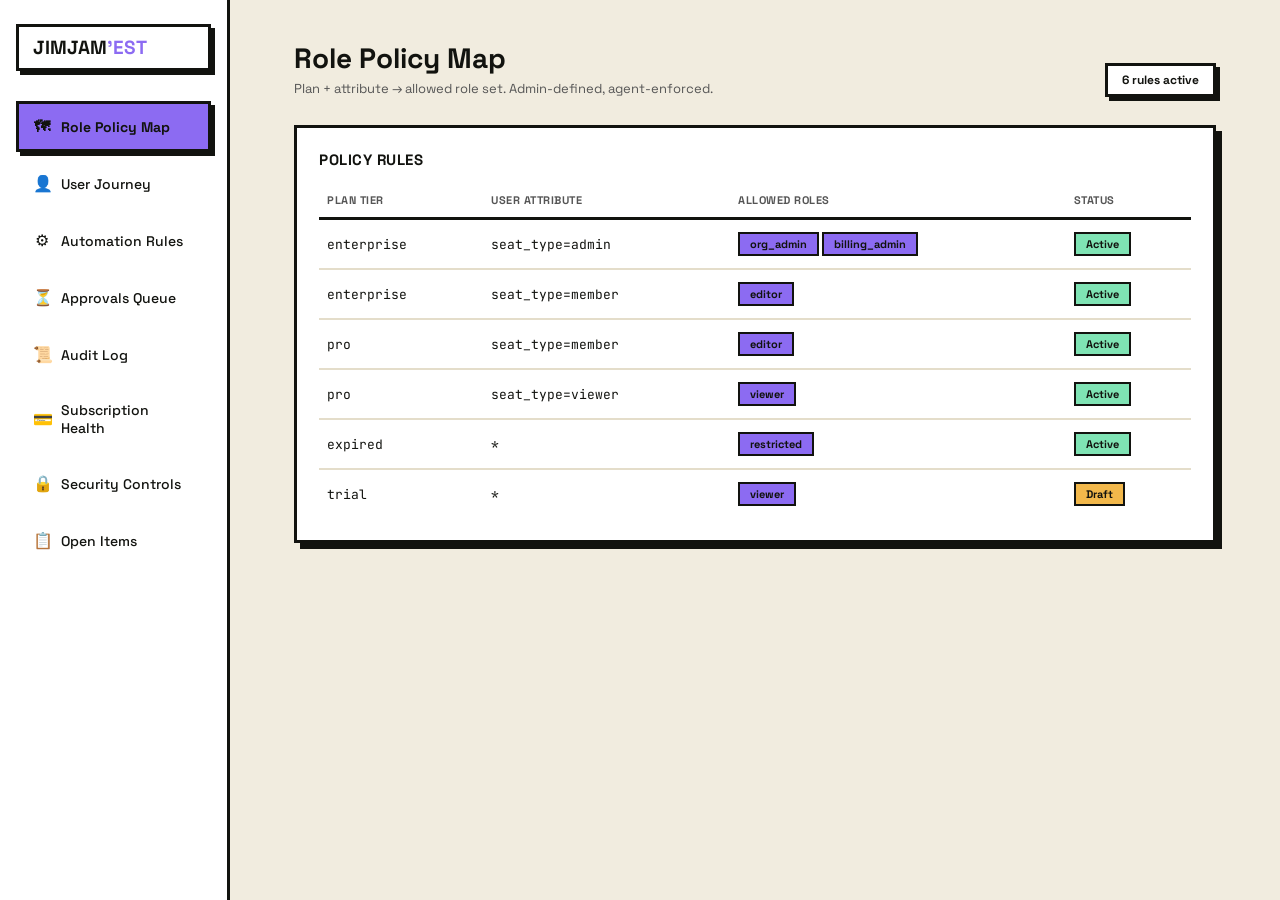
<file: jimjamest-admin-dashboards.html>
<!DOCTYPE html>
<html lang="en">
<head>
<meta charset="UTF-8">
<title>JIMJAM'EST — Admin Console</title>
<style>
@import url('https://fonts.googleapis.com/css2?family=Space+Grotesk:wght@400;500;700&family=JetBrains+Mono:wght@400;500;700&display=swap');

:root{
  --cream:#F1ECDF; --ink:#12130F; --purple:#8C6BF2; --purple-dark:#6C4FD6;
  --mint:#7FE3B4; --coral:#F26B5E; --amber:#F2B84B; --white:#FFFFFF;
  --shadow:6px 6px 0 var(--ink); --shadow-sm:4px 4px 0 var(--ink);
}
*{box-sizing:border-box; margin:0; padding:0;}
body{ background:var(--cream); font-family:'Space Grotesk',sans-serif; color:var(--ink); display:flex; min-height:100vh; }
.mono{ font-family:'JetBrains Mono',monospace; }

/* sidebar */
.sidebar{
  width:230px; background:var(--white); border-right:3px solid var(--ink);
  padding:24px 16px; display:flex; flex-direction:column; gap:6px; position:sticky; top:0; height:100vh;
}
.logo{ font-weight:700; font-size:19px; border:3px solid var(--ink); padding:8px 14px; box-shadow:var(--shadow-sm); margin-bottom:24px; }
.logo span{ color:var(--purple); }
.navitem{
  padding:12px 14px; border:3px solid transparent; cursor:pointer; font-weight:500; font-size:14px;
  display:flex; align-items:center; gap:10px; transition:.15s;
}
.navitem:hover{ background:var(--cream); }
.navitem.active{ background:var(--purple); border-color:var(--ink); box-shadow:var(--shadow-sm); font-weight:700; }
.navicon{ font-size:16px; width:18px; text-align:center; }

/* main */
.main{ flex:1; padding:40px 5vw; max-width:1200px; }
.screen{ display:none; }
.screen.active{ display:block; animation:fadeUp .4s ease forwards; }
@keyframes fadeUp{ from{opacity:0; transform:translateY(14px);} to{opacity:1; transform:translateY(0);} }

.pagehead{ display:flex; justify-content:space-between; align-items:flex-end; margin-bottom:28px; }
.pagehead h1{ font-size:28px; }
.pagehead p{ font-size:13px; color:#555; margin-top:4px; }
.pill{ border:3px solid var(--ink); background:var(--white); padding:6px 14px; font-size:12px; font-weight:700; box-shadow:var(--shadow-sm); }

.card{ background:var(--white); border:3px solid var(--ink); box-shadow:var(--shadow); padding:22px; margin-bottom:22px; }
.card h3{ font-size:15px; margin-bottom:14px; text-transform:uppercase; letter-spacing:.5px; }

/* table */
table{ width:100%; border-collapse:collapse; font-size:13px; }
th{ text-align:left; padding:10px 8px; border-bottom:3px solid var(--ink); text-transform:uppercase; font-size:11px; letter-spacing:.5px; color:#555; }
td{ padding:12px 8px; border-bottom:2px solid #e4ddca; }
tr:last-child td{ border-bottom:none; }
.tag{ border:2px solid var(--ink); padding:3px 10px; font-size:11px; font-weight:700; display:inline-block; }
.tag.mint{ background:var(--mint); } .tag.coral{ background:var(--coral); color:white; }
.tag.amber{ background:var(--amber); } .tag.purple{ background:var(--purple); }

/* toggle */
.toggle-row{ display:flex; justify-content:space-between; align-items:center; padding:14px 0; border-bottom:2px solid #e4ddca; }
.toggle-row:last-child{ border-bottom:none; }
.toggle-row div b{ display:block; font-size:14px; }
.toggle-row div span{ font-size:12px; color:#666; }
.switch{ width:52px; height:28px; border:3px solid var(--ink); background:var(--white); position:relative; cursor:pointer; flex-shrink:0; }
.switch.on{ background:var(--mint); }
.switch::after{ content:''; position:absolute; top:2px; left:2px; width:18px; height:18px; background:var(--ink); transition:.2s; }
.switch.on::after{ left:26px; }

/* approval cards */
.approval-card{ border:3px solid var(--ink); background:var(--cream); padding:16px; margin-bottom:14px; display:flex; justify-content:space-between; align-items:center; }
.approval-card .info b{ display:block; font-size:14px; }
.approval-card .info span{ font-size:12px; color:#555; font-family:'JetBrains Mono',monospace; }
.approval-actions{ display:flex; gap:8px; }
.btn{ border:3px solid var(--ink); padding:8px 16px; font-weight:700; font-size:12px; cursor:pointer; background:var(--white); }
.btn.approve{ background:var(--mint); }
.btn.reject{ background:var(--coral); color:white; }
.btn:active{ transform:translate(3px,3px); box-shadow:none; }

/* stat grid */
.statgrid{ display:grid; grid-template-columns:repeat(4,1fr); gap:20px; margin-bottom:22px; }
.statbox{ background:var(--white); border:3px solid var(--ink); box-shadow:var(--shadow-sm); padding:18px; }
.statbox span{ font-size:11px; text-transform:uppercase; color:#666; font-weight:700; }
.statbox b{ font-size:26px; display:block; margin-top:4px; }
.statbox.warn b{ color:var(--coral); }
.bartrack{ height:10px; border:2px solid var(--ink); background:white; margin-top:10px; }
.barfill{ height:100%; background:var(--purple); }

/* funnel */
.funnel{ display:flex; flex-direction:column; gap:10px; }
.funnel-step{ display:flex; align-items:center; gap:14px; }
.funnel-label{ width:170px; font-size:13px; font-weight:700; flex-shrink:0; }
.funnel-bar-wrap{ flex:1; height:32px; border:3px solid var(--ink); background:var(--white); position:relative; }
.funnel-bar{ height:100%; background:var(--mint); display:flex; align-items:center; justify-content:flex-end; padding-right:10px; font-family:'JetBrains Mono',monospace; font-size:12px; font-weight:700; }
.funnel-bar.drop{ background:var(--coral); color:white; }
.funnel-count{ width:60px; text-align:right; font-family:'JetBrains Mono',monospace; font-size:13px; font-weight:700; }

/* activity timeline */
.tl{ display:flex; flex-direction:column; }
.tl-row{ display:flex; gap:14px; padding:10px 0; border-bottom:2px solid #e4ddca; align-items:center; }
.tl-row:last-child{ border-bottom:none; }
.tl-dot{ width:12px; height:12px; border:2px solid var(--ink); flex-shrink:0; }
.tl-dot.login{ background:var(--purple); }
.tl-dot.action{ background:var(--mint); }
.tl-dot.drop{ background:var(--coral); }
.tl-time{ width:70px; font-family:'JetBrains Mono',monospace; font-size:12px; color:#666; flex-shrink:0; }
.tl-text{ font-size:13px; flex:1; }
.tl-user{ font-family:'JetBrains Mono',monospace; font-size:11px; color:#666; width:100px; text-align:right; flex-shrink:0; }

/* open items backlog */
.oi-group{ margin-bottom:22px; }
.oi-group-head{ display:flex; align-items:center; gap:10px; margin-bottom:10px; }
.oi-group-head .tag{ margin:0; }
.oi-doc{ font-family:'JetBrains Mono',monospace; font-size:12px; color:#666; }
.oi-item{ border:3px solid var(--ink); background:var(--white); padding:12px 16px; margin-bottom:8px; font-size:13px; display:flex; justify-content:space-between; align-items:center; gap:12px; }
.oi-item span.oi-text{ flex:1; }

@media(max-width:900px){ .sidebar{display:none;} .statgrid{grid-template-columns:1fr 1fr;} }
</style>
</head>
<body>

<div class="sidebar">
  <div class="logo">JIMJAM<span>'EST</span></div>
  <div class="navitem active" data-screen="policy"><span class="navicon">🗺</span>Role Policy Map</div>
  <div class="navitem" data-screen="journey"><span class="navicon">👤</span>User Journey</div>
  <div class="navitem" data-screen="rules"><span class="navicon">⚙</span>Automation Rules</div>
  <div class="navitem" data-screen="approvals"><span class="navicon">⏳</span>Approvals Queue</div>
  <div class="navitem" data-screen="audit"><span class="navicon">📜</span>Audit Log</div>
  <div class="navitem" data-screen="health"><span class="navicon">💳</span>Subscription Health</div>
  <div class="navitem" data-screen="security"><span class="navicon">🔒</span>Security Controls</div>
  <div class="navitem" data-screen="openitems"><span class="navicon">📋</span>Open Items</div>
</div>

<div class="main">

  <!-- ROLE POLICY MAP -->
  <div class="screen active" id="policy">
    <div class="pagehead">
      <div><h1>Role Policy Map</h1><p>Plan + attribute → allowed role set. Admin-defined, agent-enforced.</p></div>
      <div class="pill">6 rules active</div>
    </div>
    <div class="card">
      <h3>Policy Rules</h3>
      <table>
        <tr><th>Plan Tier</th><th>User Attribute</th><th>Allowed Roles</th><th>Status</th></tr>
        <tr><td class="mono">enterprise</td><td class="mono">seat_type=admin</td><td><span class="tag purple">org_admin</span> <span class="tag purple">billing_admin</span></td><td><span class="tag mint">Active</span></td></tr>
        <tr><td class="mono">enterprise</td><td class="mono">seat_type=member</td><td><span class="tag purple">editor</span></td><td><span class="tag mint">Active</span></td></tr>
        <tr><td class="mono">pro</td><td class="mono">seat_type=member</td><td><span class="tag purple">editor</span></td><td><span class="tag mint">Active</span></td></tr>
        <tr><td class="mono">pro</td><td class="mono">seat_type=viewer</td><td><span class="tag purple">viewer</span></td><td><span class="tag mint">Active</span></td></tr>
        <tr><td class="mono">expired</td><td class="mono">*</td><td><span class="tag purple">restricted</span></td><td><span class="tag mint">Active</span></td></tr>
        <tr><td class="mono">trial</td><td class="mono">*</td><td><span class="tag purple">viewer</span></td><td><span class="tag amber">Draft</span></td></tr>
      </table>
    </div>
  </div>

  <!-- USER JOURNEY -->
  <div class="screen" id="journey">
    <div class="pagehead">
      <div><h1>User Journey</h1><p>From login (identity/token) through operational activity (agents, workflows).</p></div>
      <div class="pill">Last 24h</div>
    </div>

    <div class="statgrid">
      <div class="statbox"><span>Logins (24h)</span><b>1,842</b></div>
      <div class="statbox"><span>Reached Dashboard</span><b>1,701</b></div>
      <div class="statbox"><span>Ran an Agent</span><b>963</b></div>
      <div class="statbox warn"><span>Dropped at Auth/MFA</span><b>92</b></div>
    </div>

    <div class="card">
      <h3>Login → Operational Funnel</h3>
      <div class="funnel">
        <div class="funnel-step">
          <div class="funnel-label">Token issued</div>
          <div class="funnel-bar-wrap"><div class="funnel-bar" style="width:100%">1,842</div></div>
          <div class="funnel-count">100%</div>
        </div>
        <div class="funnel-step">
          <div class="funnel-label">MFA / SSO passed</div>
          <div class="funnel-bar-wrap"><div class="funnel-bar" style="width:95%">1,750</div></div>
          <div class="funnel-count">95%</div>
        </div>
        <div class="funnel-step">
          <div class="funnel-label">Entitlement check ok</div>
          <div class="funnel-bar-wrap"><div class="funnel-bar" style="width:92%">1,701</div></div>
          <div class="funnel-count">92%</div>
        </div>
        <div class="funnel-step">
          <div class="funnel-label">Reached console</div>
          <div class="funnel-bar-wrap"><div class="funnel-bar" style="width:92%">1,701</div></div>
          <div class="funnel-count">92%</div>
        </div>
        <div class="funnel-step">
          <div class="funnel-label">Ran ≥1 agent</div>
          <div class="funnel-bar-wrap"><div class="funnel-bar" style="width:52%">963</div></div>
          <div class="funnel-count">52%</div>
        </div>
        <div class="funnel-step">
          <div class="funnel-label">Restricted (expired)</div>
          <div class="funnel-bar-wrap"><div class="funnel-bar drop" style="width:5%">92</div></div>
          <div class="funnel-count">5%</div>
        </div>
      </div>
    </div>

    <div class="card">
      <h3>Per-User Activity</h3>
      <table>
        <tr><th>User</th><th>Org</th><th>Last Login</th><th>Session Length</th><th>Agents Run</th><th>Status</th></tr>
        <tr><td class="mono">user_1183</td><td>Acme Corp</td><td class="mono">08:41</td><td class="mono">34m</td><td>3</td><td><span class="tag mint">Active</span></td></tr>
        <tr><td class="mono">user_2291</td><td>Nubex Labs</td><td class="mono">09:02</td><td class="mono">12m</td><td>0</td><td><span class="tag amber">Idle</span></td></tr>
        <tr><td class="mono">user_4471</td><td>Solace Health</td><td class="mono">07:58</td><td class="mono">1h 12m</td><td>9</td><td><span class="tag mint">Active</span></td></tr>
        <tr><td class="mono">user_5502</td><td>Fieldstone</td><td class="mono">06:15</td><td class="mono">—</td><td>0</td><td><span class="tag coral">Restricted</span></td></tr>
      </table>
    </div>

    <div class="card">
      <h3>Live Activity Timeline</h3>
      <div class="tl">
        <div class="tl-row"><div class="tl-dot login"></div><div class="tl-time mono">09:14:02</div><div class="tl-text">Logged in via SSO — MFA passed</div><div class="tl-user">user_2291</div></div>
        <div class="tl-row"><div class="tl-dot action"></div><div class="tl-time mono">09:12:47</div><div class="tl-text">Ran Support Triage Agent — completed</div><div class="tl-user">user_4471</div></div>
        <div class="tl-row"><div class="tl-dot drop"></div><div class="tl-time mono">09:09:31</div><div class="tl-text">Restricted — subscription expired</div><div class="tl-user">user_5502</div></div>
        <div class="tl-row"><div class="tl-dot action"></div><div class="tl-time mono">09:06:18</div><div class="tl-text">Started Lead Follow-up workflow</div><div class="tl-user">user_1183</div></div>
        <div class="tl-row"><div class="tl-dot login"></div><div class="tl-time mono">08:59:55</div><div class="tl-text">Logged in — token issued, entitlement synced</div><div class="tl-user">user_1183</div></div>
      </div>
    </div>
  </div>

  <!-- OPEN ITEMS -->
  <div class="screen" id="openitems">
    <div class="pagehead">
      <div><h1>Open Items</h1><p>Every unresolved question across the workspace, pulled into one backlog.</p></div>
      <div class="pill">12 open</div>
    </div>

    <div class="card">
      <div class="oi-group">
        <div class="oi-group-head"><span class="tag purple">business_context.md</span></div>
        <div class="oi-item"><span class="oi-text">Exact pricing model (usage-based, per-agent, per-seat?)</span></div>
        <div class="oi-item"><span class="oi-text">Which LLM providers/models are supported under the hood</span></div>
        <div class="oi-item"><span class="oi-text">Compliance targets (SOC 2, HIPAA, GDPR) — relevant given Support may touch PII</span></div>
        <div class="oi-item"><span class="oi-text">Primary competitors and differentiation points</span></div>
        <div class="oi-item"><span class="oi-text">First 3 reference customers / design partners</span></div>
      </div>

      <div class="oi-group">
        <div class="oi-group-head"><span class="tag purple">architecture.md</span></div>
        <div class="oi-item"><span class="oi-text">Message broker/event bus technology (Kafka, SQS, NATS, etc.)</span></div>
        <div class="oi-item"><span class="oi-text">Retry/backoff policy specifics (max attempts, backoff curve)</span></div>
        <div class="oi-item"><span class="oi-text">Containment node isolation mechanism (containers? VMs? language-level?)</span></div>
        <div class="oi-item"><span class="oi-text">Voice input — STT provider, in scope for v1 or later?</span></div>
        <div class="oi-item"><span class="oi-text">Data residency requirements for Scientific Datasets & Search</span></div>
      </div>

      <div class="oi-group">
        <div class="oi-group-head"><span class="tag purple">entitlement-role-sync-policy.md</span></div>
        <div class="oi-item"><span class="oi-text">Should token refresh failures trigger immediate restrict-to-lowest-tier, or a grace period first?</span></div>
      </div>

      <div class="oi-group">
        <div class="oi-group-head"><span class="tag purple">security-architecture.md</span></div>
        <div class="oi-item"><span class="oi-text">Confidential computing/enclaves — v1 requirement or later hardening step?</span></div>
      </div>

      <div class="oi-group">
        <div class="oi-group-head"><span class="tag purple">service-architecture.md</span></div>
        <div class="oi-item"><span class="oi-text">Does native-compute-service need any durable config, or can it be fully stateless?</span></div>
        <div class="oi-item"><span class="oi-text">Async native-compute retry/timeout policy — reuse the Event-Driven Backbone's retry/dead-letter pattern?</span></div>
        <div class="oi-item"><span class="oi-text">Where does policy-service's compiled Rego bundle live, and how is it versioned/deployed?</span></div>
        <div class="oi-item"><span class="oi-text">Internal networking — service mesh (mTLS) or private-network-only for v1?</span></div>
      </div>

      <div class="oi-group">
        <div class="oi-group-head"><span class="tag coral">design / marketing</span></div>
        <div class="oi-item"><span class="oi-text">marketing-site/main.js — referenced by index.html but not yet built; site won't function without it</span></div>
      </div>
    </div>

    <div class="card">
      <h3>Resolved so far</h3>
      <table>
        <tr><th>Item</th><th>Resolution</th><th>Doc</th></tr>
        <tr><td>Soft-block CI governance</td><td>Fail-closed, no soft-pass path</td><td class="mono">security-architecture.md</td></tr>
        <tr><td>V1 drift detection cloud scope</td><td>Single-cloud first</td><td class="mono">security-architecture.md</td></tr>
        <tr><td>Product console vs. marketing site style</td><td>Intentionally distinct — not unified</td><td class="mono">README.md</td></tr>
        <tr><td>High-privilege role list</td><td>Platform-default list, configurable per org</td><td class="mono">entitlement-role-sync-policy.md</td></tr>
        <tr><td>Policy map versioning</td><td>Versioned; changes apply on next scheduled sync</td><td class="mono">entitlement-role-sync-policy.md</td></tr>
        <tr><td>Balance-depletion alert channel</td><td>Email + in-app default, webhook optional</td><td class="mono">entitlement-role-sync-policy.md</td></tr>
        <tr><td>SIEM routing for drift alerts</td><td>Configurable per org, not a fixed destination</td><td class="mono">security-architecture.md</td></tr>
      </table>
    </div>
  </div>

  <!-- AUTOMATION RULES -->
  <div class="screen" id="rules">
    <div class="pagehead">
      <div><h1>Automation Rules</h1><p>What the agent may auto-execute vs. what always requires approval.</p></div>
      <div class="pill">Entitlement-driven default</div>
    </div>
    <div class="card">
      <h3>Low-Risk (auto-execute)</h3>
      <div class="toggle-row"><div><b>Keep roles aligned to entitlements</b><span>Correct drift between current roles and policy map</span></div><div class="switch on"></div></div>
      <div class="toggle-row"><div><b>Auto-disable on balance depletion</b><span>Downgrade to restricted role set when subscription expires</span></div><div class="switch on"></div></div>
      <div class="toggle-row"><div><b>Feature gating enforcement</b><span>Turn off entitlement-gated features immediately on expiry</span></div><div class="switch on"></div></div>
    </div>
    <div class="card">
      <h3>High-Risk (approval required — cannot be toggled off)</h3>
      <div class="toggle-row"><div><b>Grant new high-privilege roles</b><span>Any role outside computed allowed_roles</span></div><div class="switch"></div></div>
      <div class="toggle-row"><div><b>Billing term changes</b><span>Plan changes, discounts, contract terms</span></div><div class="switch"></div></div>
      <div class="toggle-row"><div><b>Security policy overrides</b><span>SSO, MFA, token/automation settings</span></div><div class="switch"></div></div>
    </div>
  </div>

  <!-- APPROVALS QUEUE -->
  <div class="screen" id="approvals">
    <div class="pagehead">
      <div><h1>Approvals Queue</h1><p>Only transitions that would violate policy land here.</p></div>
      <div class="pill">3 pending</div>
    </div>
    <div class="approval-card">
      <div class="info"><b>Grant org_admin → user_2291</b><span>rule: exceeds plan=pro allowed_roles · queued 12m ago</span></div>
      <div class="approval-actions"><button class="btn approve">Approve</button><button class="btn reject">Reject</button></div>
    </div>
    <div class="approval-card">
      <div class="info"><b>Billing term change → Acme Corp</b><span>rule: billing_terms always require approval · queued 41m ago</span></div>
      <div class="approval-actions"><button class="btn approve">Approve</button><button class="btn reject">Reject</button></div>
    </div>
    <div class="approval-card">
      <div class="info"><b>Replay dead-lettered event #DE-8841</b><span>rule: security policy override · queued 2h ago</span></div>
      <div class="approval-actions"><button class="btn approve">Approve</button><button class="btn reject">Reject</button></div>
    </div>
  </div>

  <!-- AUDIT LOG -->
  <div class="screen" id="audit">
    <div class="pagehead">
      <div><h1>Audit Log</h1><p>Every agent decision and human approval, with reasoning.</p></div>
      <div class="pill">Live</div>
    </div>
    <div class="card">
      <table>
        <tr><th>Time</th><th>Actor</th><th>Action</th><th>Rule Matched</th><th>Result</th></tr>
        <tr><td class="mono">14:02:11</td><td>Agent</td><td>Revoked editor role — user_1183</td><td class="mono">entitlement_expired</td><td><span class="tag mint">Executed</span></td></tr>
        <tr><td class="mono">13:58:40</td><td>Agent</td><td>Synced roles — org_4471</td><td class="mono">plan=pro match</td><td><span class="tag mint">Executed</span></td></tr>
        <tr><td class="mono">13:40:02</td><td>Admin — R. Osei</td><td>Approved billing_admin grant</td><td class="mono">manual_override</td><td><span class="tag purple">Approved</span></td></tr>
        <tr><td class="mono">13:12:55</td><td>Agent</td><td>Queued org_admin grant — user_2291</td><td class="mono">exceeds allowed_roles</td><td><span class="tag amber">Queued</span></td></tr>
        <tr><td class="mono">12:47:19</td><td>Agent</td><td>Attempted role sync — token expired</td><td class="mono">token_invalid</td><td><span class="tag coral">Blocked</span></td></tr>
      </table>
    </div>
  </div>

  <!-- SUBSCRIPTION HEALTH -->
  <div class="screen" id="health">
    <div class="pagehead">
      <div><h1>Subscription Health</h1><p>Org-level balances, affected users, next sync runs.</p></div>
      <div class="pill">Next run: 47m</div>
    </div>
    <div class="statgrid">
      <div class="statbox"><span>Orgs Monitored</span><b>128</b></div>
      <div class="statbox warn"><span>Expiring &lt;7 days</span><b>9</b></div>
      <div class="statbox"><span>Auto-Restricted Today</span><b>4</b></div>
      <div class="statbox"><span>Sync Success Rate</span><b>99.2%</b></div>
    </div>
    <div class="card">
      <h3>Balance Watch</h3>
      <table>
        <tr><th>Org</th><th>Plan</th><th>Time Remaining</th><th>Usage</th></tr>
        <tr><td>Acme Corp</td><td class="mono">enterprise</td><td>212 days</td><td><div class="bartrack"><div class="barfill" style="width:34%"></div></div></td></tr>
        <tr><td>Nubex Labs</td><td class="mono">pro</td><td><span style="color:var(--coral); font-weight:700;">3 days</span></td><td><div class="bartrack"><div class="barfill" style="width:91%"></div></div></td></tr>
        <tr><td>Solace Health</td><td class="mono">pro</td><td>58 days</td><td><div class="bartrack"><div class="barfill" style="width:62%"></div></div></td></tr>
        <tr><td>Fieldstone</td><td class="mono">trial</td><td><span style="color:var(--coral); font-weight:700;">Expired</span></td><td><div class="bartrack"><div class="barfill" style="width:100%"></div></div></td></tr>
      </table>
    </div>
  </div>

  <!-- SECURITY CONTROLS -->
  <div class="screen" id="security">
    <div class="pagehead">
      <div><h1>Security Controls</h1><p>SSO, token behavior, and automation toggles.</p></div>
      <div class="pill">TLS 1.3 · AES-256</div>
    </div>
    <div class="card">
      <h3>Identity</h3>
      <div class="toggle-row"><div><b>SSO (OIDC/SAML) required</b><span>Admins and users authenticate via trusted IdP</span></div><div class="switch on"></div></div>
      <div class="toggle-row"><div><b>MFA enforced</b><span>Required for all admin-level accounts</span></div><div class="switch on"></div></div>
      <div class="toggle-row"><div><b>Short-lived platform tokens</b><span>Independent of SSO token lifetime</span></div><div class="switch on"></div></div>
    </div>
    <div class="card">
      <h3>Automation & Keys</h3>
      <div class="toggle-row"><div><b>Agent automation enabled</b><span>Master switch — disabling forces all actions to manual approval</span></div><div class="switch on"></div></div>
      <div class="toggle-row"><div><b>Customer-managed keys (CMK)</b><span>Required for sensitive_finance category resources</span></div><div class="switch on"></div></div>
      <div class="toggle-row"><div><b>Confidential computing / enclaves</b><span>Extra isolation for sensitive processing</span></div><div class="switch"></div></div>
    </div>
  </div>

</div>

<script>
document.querySelectorAll('.navitem').forEach(item => {
  item.addEventListener('click', () => {
    document.querySelectorAll('.navitem').forEach(i => i.classList.remove('active'));
    document.querySelectorAll('.screen').forEach(s => s.classList.remove('active'));
    item.classList.add('active');
    document.getElementById(item.dataset.screen).classList.add('active');
  });
});
document.querySelectorAll('.switch').forEach(sw => {
  sw.addEventListener('click', () => sw.classList.toggle('on'));
});
document.querySelectorAll('.approval-card .approve, .btn.approve').forEach(b => {});
document.querySelectorAll('.btn').forEach(btn => {
  btn.addEventListener('click', () => {
    if(btn.classList.contains('approve') || btn.classList.contains('reject')){
      btn.closest('.approval-card').style.opacity = '0.3';
      btn.closest('.approval-card').style.pointerEvents = 'none';
    }
  });
});
</script>

</body>
</html>
</file>
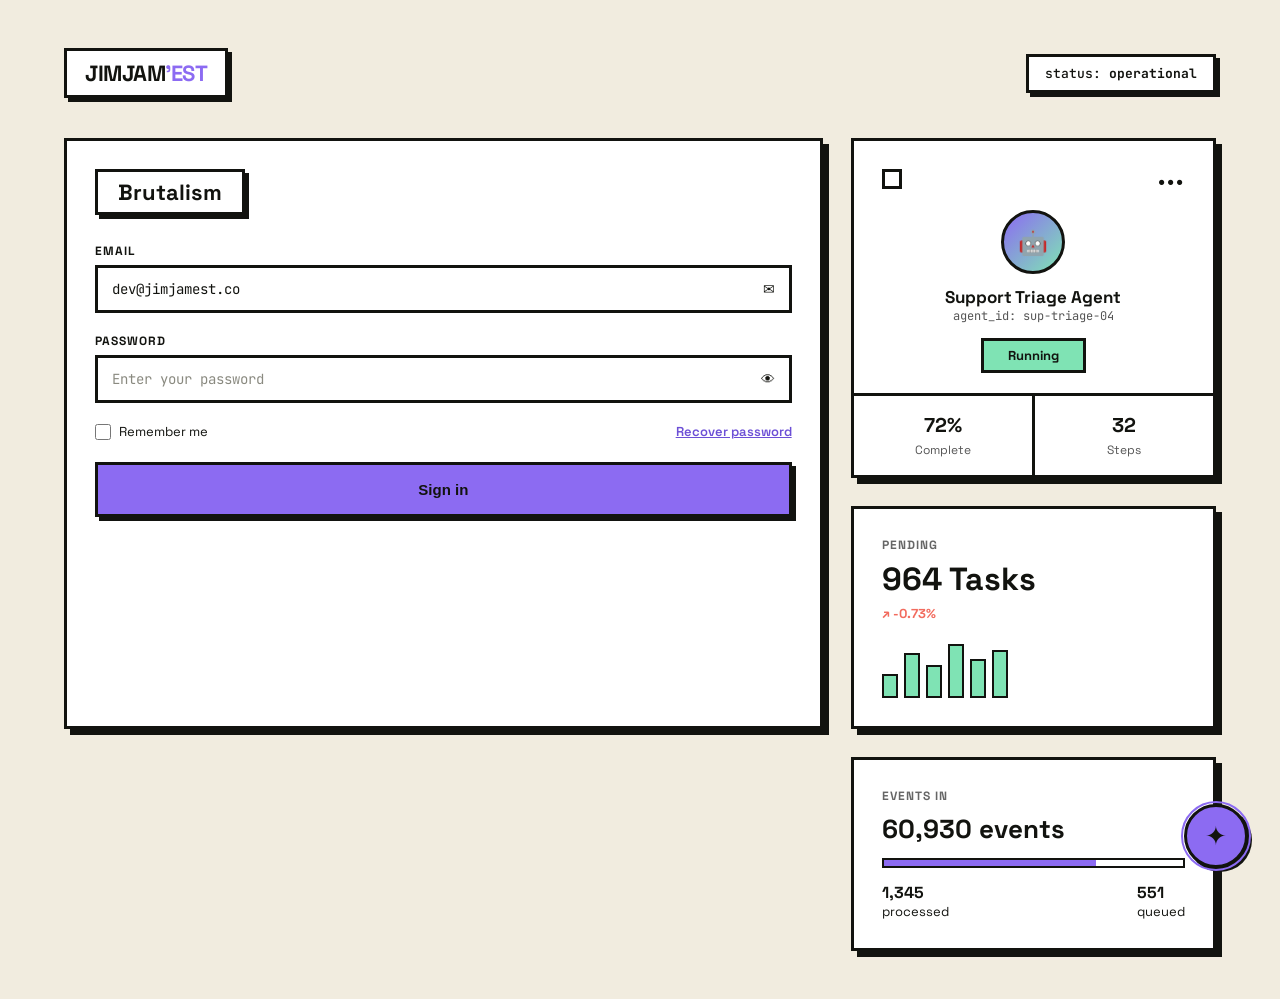
<file: jimjamest-ui-model.html>
<!DOCTYPE html>
<html lang="en">
<head>
<meta charset="UTF-8">
<title>JIMJAM'EST — Console</title>
<style>
@import url('https://fonts.googleapis.com/css2?family=Space+Grotesk:wght@400;500;700&family=JetBrains+Mono:wght@400;500;700&display=swap');

:root{
  --cream:#F1ECDF;
  --ink:#12130F;
  --purple:#8C6BF2;
  --purple-dark:#6C4FD6;
  --mint:#7FE3B4;
  --coral:#F26B5E;
  --white:#FFFFFF;
  --shadow: 6px 6px 0 var(--ink);
  --shadow-sm: 4px 4px 0 var(--ink);
}
*{box-sizing:border-box; margin:0; padding:0;}
body{
  background:var(--cream);
  font-family:'Space Grotesk', sans-serif;
  color:var(--ink);
  min-height:100vh;
  padding:48px 5vw;
  overflow-x:hidden;
}
.mono{font-family:'JetBrains Mono', monospace;}

/* header */
.topbar{
  display:flex; justify-content:space-between; align-items:center;
  margin-bottom:40px;
  opacity:0; animation: dropIn .5s ease forwards;
}
.logo{
  font-weight:700; font-size:22px; letter-spacing:-0.5px;
  border:3px solid var(--ink); background:var(--white);
  padding:8px 18px; box-shadow:var(--shadow-sm);
  display:inline-block;
}
.logo span{color:var(--purple);}
.pill{
  border:3px solid var(--ink); background:var(--white); padding:8px 16px;
  font-size:13px; font-weight:500; box-shadow:var(--shadow-sm);
}

/* layout grid — mirrors the reference: auth panel left, agent panels right */
.grid{
  display:grid;
  grid-template-columns: 1fr 1fr 1fr;
  grid-template-rows: auto auto;
  gap:28px;
  max-width:1180px;
  margin:0 auto;
}
.card{
  background:var(--white);
  border:3px solid var(--ink);
  box-shadow:var(--shadow);
  padding:28px;
  opacity:0;
  transform:translateY(24px);
  animation: riseIn .55s cubic-bezier(.2,.8,.2,1) forwards;
  transition: transform .15s ease, box-shadow .15s ease;
}
.card:hover{ transform:translateY(20px); box-shadow:8px 8px 0 var(--ink); }
.card:nth-child(1){grid-column:1 / span 2; grid-row:1 / span 2; animation-delay:.05s;}
.card:nth-child(2){grid-column:3; grid-row:1; animation-delay:.15s;}
.card:nth-child(3){grid-column:3; grid-row:2; animation-delay:.25s;}
.card.wide{grid-column:1 / span 2; animation-delay:.35s;}
.card.narrow{grid-column:3; animation-delay:.45s;}

@keyframes riseIn{ to{opacity:1; transform:translateY(0);} }
@keyframes dropIn{ to{opacity:1;} }

/* auth card */
.badge-brutal{
  display:inline-block; background:var(--white); border:3px solid var(--ink);
  padding:6px 20px; font-weight:700; font-size:22px; box-shadow:var(--shadow-sm);
  margin-bottom:28px;
}
label{ display:block; font-size:12px; font-weight:700; text-transform:uppercase; letter-spacing:1px; margin-bottom:6px;}
.field{
  display:flex; align-items:center; justify-content:space-between;
  border:3px solid var(--ink); padding:12px 14px; margin-bottom:20px; background:var(--white);
  font-family:'JetBrains Mono', monospace; font-size:14px;
}
.field input{
  border:none; outline:none; background:transparent; font-family:inherit; font-size:14px; width:100%;
  color:var(--ink);
}
.field input::placeholder{ color:#8a8a80; }
.row-between{ display:flex; justify-content:space-between; align-items:center; font-size:13px; margin-bottom:22px; }
.row-between a{ color:var(--purple-dark); text-decoration:underline; font-weight:600;}
.checkline{ display:flex; align-items:center; gap:8px; }
.checkline input{ width:16px; height:16px; accent-color:var(--purple); }
.btn-signin{
  width:100%; background:var(--purple); border:3px solid var(--ink); box-shadow:var(--shadow-sm);
  padding:16px; font-weight:700; font-size:15px; cursor:pointer; color:var(--ink);
  transition: transform .1s ease, box-shadow .1s ease;
}
.btn-signin:active{ transform:translate(4px,4px); box-shadow:none; }

/* agent profile card */
.agent-top{ display:flex; justify-content:space-between; align-items:flex-start; }
.checkbox-sq{ width:20px; height:20px; border:3px solid var(--ink); }
.dots{ font-weight:700; font-size:18px; letter-spacing:2px; }
.avatar{
  width:64px; height:64px; border-radius:50%; border:3px solid var(--ink);
  background:linear-gradient(135deg, var(--purple), var(--mint));
  display:flex; align-items:center; justify-content:center; margin:18px auto 12px;
  font-size:24px;
}
.agent-name{ text-align:center; font-weight:700; font-size:17px; }
.agent-sub{ text-align:center; font-family:'JetBrains Mono',monospace; font-size:12px; color:#555; margin-bottom:14px;}
.status-chip{
  display:block; margin:0 auto; width:fit-content; background:var(--mint); border:3px solid var(--ink);
  padding:6px 24px; font-weight:700; font-size:13px;
}
.stat-row{ display:flex; border-top:3px solid var(--ink); margin-top:20px; margin-left:-28px; margin-right:-28px; margin-bottom:-28px; }
.stat{ flex:1; text-align:center; padding:16px 0; }
.stat:first-child{ border-right:3px solid var(--ink); }
.stat b{ font-size:20px; display:block; }
.stat span{ font-size:12px; color:#555; }

/* task queue card */
.queue-label{ font-size:12px; font-weight:700; text-transform:uppercase; letter-spacing:1px; color:#666; }
.queue-num{ font-size:32px; font-weight:700; margin:6px 0; }
.queue-delta{ color:var(--coral); font-weight:700; font-size:13px; }
.bars{ display:flex; align-items:flex-end; gap:6px; height:60px; margin-top:16px; }
.bars div{ width:16px; background:var(--mint); border:2px solid var(--ink); }
.bars div:nth-child(1){height:40%;} .bars div:nth-child(2){height:75%;}
.bars div:nth-child(3){height:55%;} .bars div:nth-child(4){height:90%;}
.bars div:nth-child(5){height:65%;} .bars div:nth-child(6){height:80%;}

/* events processed card */
.eventtitle{ font-size:12px; font-weight:700; text-transform:uppercase; color:#666; letter-spacing:1px;}
.eventnum{ font-size:26px; font-weight:700; margin:8px 0 12px; }
.progress-track{ height:10px; border:2px solid var(--ink); background:var(--white); margin-bottom:14px; }
.progress-fill{ height:100%; background:var(--purple); width:0%; animation: fill 1.1s .6s ease forwards; }
@keyframes fill{ to{ width:71%; } }
.two-col{ display:flex; justify-content:space-between; font-size:13px; }
.two-col b{ display:block; font-size:16px; }

/* AI assistant launcher */
.ai-launcher{
  position:fixed; bottom:32px; right:32px; z-index:50;
  width:64px; height:64px; border-radius:50%;
  background:var(--purple); border:3px solid var(--ink); box-shadow:var(--shadow-sm);
  display:flex; align-items:center; justify-content:center; cursor:pointer;
  font-size:26px; transition: transform .15s ease;
}
.ai-launcher:hover{ transform:scale(1.08) rotate(-4deg); }
.ai-launcher .pulse{
  position:absolute; inset:-6px; border-radius:50%; border:2px solid var(--purple);
  animation: pulse 2s infinite;
}
@keyframes pulse{
  0%{ transform:scale(1); opacity:.7; }
  100%{ transform:scale(1.5); opacity:0; }
}

/* AI panel */
.ai-panel{
  position:fixed; bottom:32px; right:32px; width:340px; max-height:70vh;
  background:var(--white); border:3px solid var(--ink); box-shadow:var(--shadow);
  z-index:60; display:flex; flex-direction:column;
  transform: scale(.85) translateY(20px); opacity:0; pointer-events:none;
  transform-origin:bottom right;
  transition: transform .25s cubic-bezier(.2,.8,.2,1), opacity .2s ease;
}
.ai-panel.open{ transform:scale(1) translateY(0); opacity:1; pointer-events:auto; }
.ai-head{
  display:flex; justify-content:space-between; align-items:center;
  background:var(--purple); border-bottom:3px solid var(--ink); padding:14px 16px;
}
.ai-head b{ font-size:14px; }
.ai-close{ cursor:pointer; font-weight:700; font-size:16px; }
.ai-body{ padding:16px; overflow-y:auto; flex:1; display:flex; flex-direction:column; gap:12px; }
.ai-msg{
  border:2px solid var(--ink); padding:10px 12px; font-size:13px; line-height:1.4;
  max-width:88%;
}
.ai-msg.bot{ background:var(--cream); align-self:flex-start; }
.ai-msg.user{ background:var(--mint); align-self:flex-end; }
.typing{ display:flex; gap:4px; padding:10px 12px; border:2px solid var(--ink); background:var(--cream); width:fit-content; }
.typing span{ width:6px; height:6px; background:var(--ink); border-radius:50%; animation: bounce 1s infinite; }
.typing span:nth-child(2){ animation-delay:.15s; }
.typing span:nth-child(3){ animation-delay:.3s; }
@keyframes bounce{ 0%,60%,100%{ transform:translateY(0); } 30%{ transform:translateY(-5px); } }
.ai-input{
  border-top:3px solid var(--ink); display:flex;
}
.ai-input input{
  flex:1; border:none; outline:none; padding:14px; font-family:'JetBrains Mono',monospace; font-size:12px;
}
.ai-input button{
  border:none; border-left:3px solid var(--ink); background:var(--purple);
  padding:0 18px; font-weight:700; cursor:pointer;
}

@media (max-width:900px){
  .grid{ grid-template-columns:1fr; }
  .card:nth-child(1),.card:nth-child(2),.card:nth-child(3),.card.wide,.card.narrow{ grid-column:1; grid-row:auto; }
}
</style>
</head>
<body>

<div class="topbar">
  <div class="logo">JIMJAM<span>'EST</span></div>
  <div class="pill mono">status: <b>operational</b></div>
</div>

<div class="grid">

  <!-- Sign in -->
  <div class="card">
    <div class="badge-brutal">Brutalism</div>
    <label>Email</label>
    <div class="field">
      <input type="text" value="dev@jimjamest.co">
      <span>✉</span>
    </div>
    <label>Password</label>
    <div class="field">
      <input type="password" placeholder="Enter your password">
      <span>👁</span>
    </div>
    <div class="row-between">
      <div class="checkline"><input type="checkbox"><span>Remember me</span></div>
      <a href="#">Recover password</a>
    </div>
    <button class="btn-signin" onclick="this.textContent='Signing in…'">Sign in</button>
  </div>

  <!-- Agent card -->
  <div class="card">
    <div class="agent-top">
      <div class="checkbox-sq"></div>
      <div class="dots">•••</div>
    </div>
    <div class="avatar">🤖</div>
    <div class="agent-name">Support Triage Agent</div>
    <div class="agent-sub mono">agent_id: sup-triage-04</div>
    <div class="status-chip">Running</div>
    <div class="stat-row">
      <div class="stat"><b>72%</b><span>Complete</span></div>
      <div class="stat"><b>32</b><span>Steps</span></div>
    </div>
  </div>

  <!-- Task queue -->
  <div class="card">
    <div class="queue-label">Pending</div>
    <div class="queue-num">964 Tasks</div>
    <div class="queue-delta">↗ -0.73%</div>
    <div class="bars">
      <div></div><div></div><div></div><div></div><div></div><div></div>
    </div>
  </div>

  <!-- Events processed -->
  <div class="card narrow">
    <div class="eventtitle">Events In</div>
    <div class="eventnum">60,930 events</div>
    <div class="progress-track"><div class="progress-fill"></div></div>
    <div class="two-col">
      <div><b>1,345</b>processed</div>
      <div><b>551</b>queued</div>
    </div>
  </div>

</div>

<!-- AI assistant launcher -->
<div class="ai-launcher" id="aiLauncher">
  <div class="pulse"></div>
  <span>✦</span>
</div>

<div class="ai-panel" id="aiPanel">
  <div class="ai-head">
    <b>JIM — Console Assistant</b>
    <div class="ai-close" id="aiClose">✕</div>
  </div>
  <div class="ai-body" id="aiBody">
    <div class="ai-msg bot">Hey — I'm watching your agents. Support Triage is 72% through its run. Want a summary?</div>
  </div>
  <div class="ai-input">
    <input type="text" id="aiInput" placeholder="Ask about a workflow…">
    <button id="aiSend">Ask</button>
  </div>
</div>

<script>
const launcher = document.getElementById('aiLauncher');
const panel = document.getElementById('aiPanel');
const closeBtn = document.getElementById('aiClose');
const body = document.getElementById('aiBody');
const input = document.getElementById('aiInput');
const send = document.getElementById('aiSend');

launcher.addEventListener('click', () => panel.classList.add('open'));
closeBtn.addEventListener('click', () => panel.classList.remove('open'));

const replies = [
  "Ops Handoff finished 24 steps clean — no retries needed.",
  "Lead Follow-up is idle, waiting on the next scheduled trigger.",
  "One event hit the dead-letter queue an hour ago — want me to replay it?",
  "Support Triage's success rate this week is 96.4%."
];

function addMsg(text, cls){
  const div = document.createElement('div');
  div.className = 'ai-msg ' + cls;
  div.textContent = text;
  body.appendChild(div);
  body.scrollTop = body.scrollHeight;
}

function respond(){
  const val = input.value.trim();
  if(!val) return;
  addMsg(val, 'user');
  input.value = '';
  const typing = document.createElement('div');
  typing.className = 'typing';
  typing.innerHTML = '<span></span><span></span><span></span>';
  body.appendChild(typing);
  body.scrollTop = body.scrollHeight;
  setTimeout(() => {
    typing.remove();
    addMsg(replies[Math.floor(Math.random()*replies.length)], 'bot');
  }, 900);
}

send.addEventListener('click', respond);
input.addEventListener('keydown', e => { if(e.key === 'Enter') respond(); });
</script>

</body>
</html>
</file>
